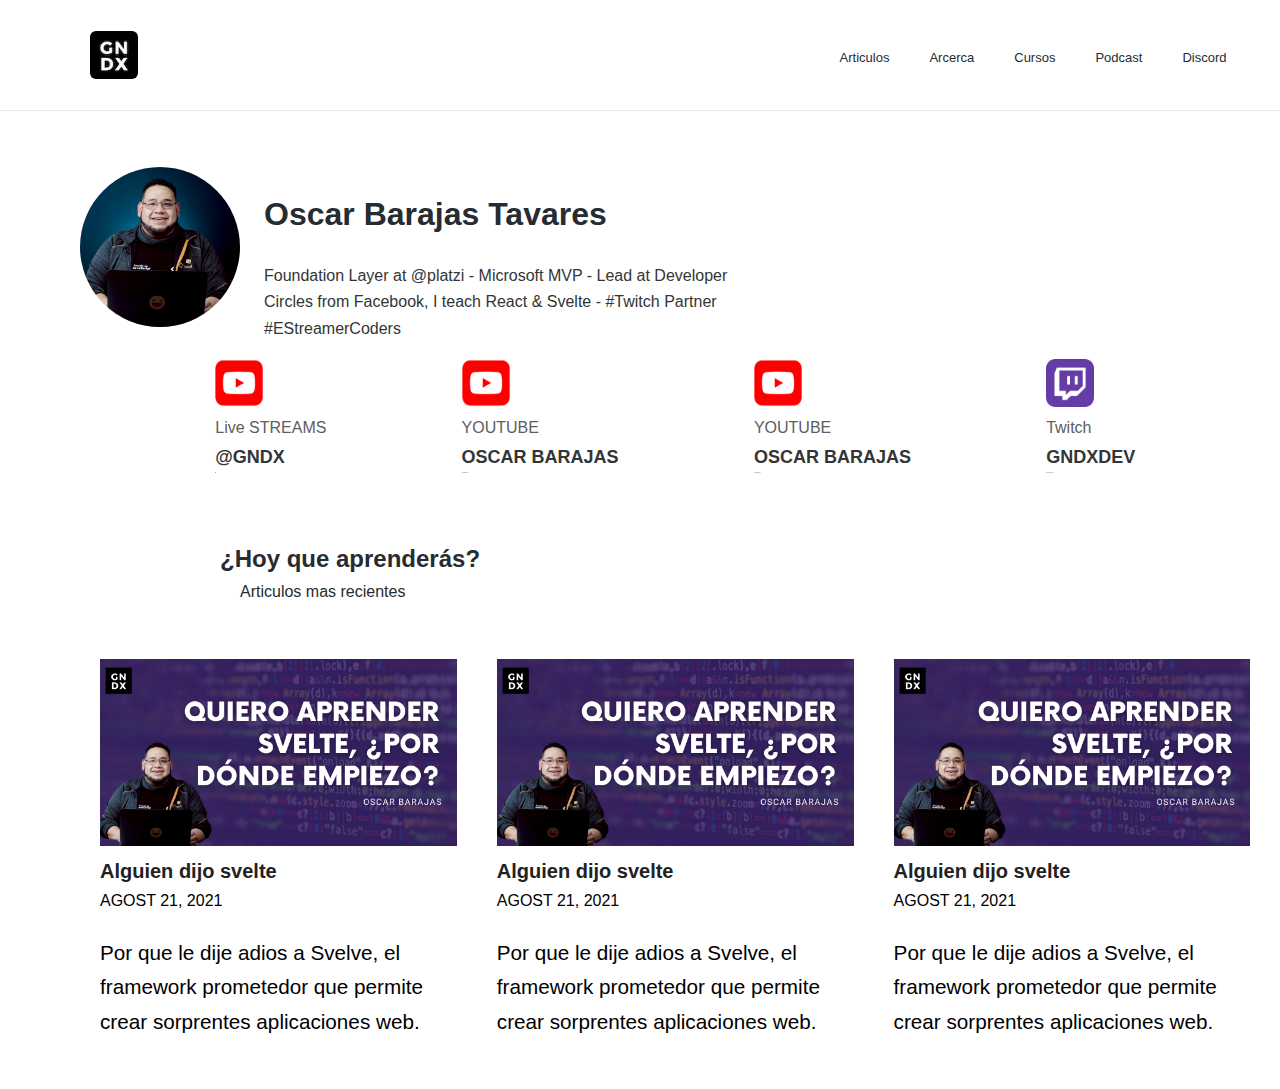
<file: index.html>
<!DOCTYPE html>
<html lang="en">

<head>
    <meta charset="UTF-8">
    <meta http-equiv="X-UA-Compatible" content="IE=edge">
    <meta name="viewport" content="width=device-width, initial-scale=1.0">
    <link rel="stylesheet" href="./css/index.css">
    <title>EURY JOEL</title>
</head>

<body>
    <header class="header">
        <img src='./css/img/gndx.png' class="logo">

        <nav class="nav">
            <ul>
                <li>
                    <a href="#">Articulos</a>
                <li>
                <li>
                    <a href="https://www.gndx.dev/about/">Arcerca</a>
                <li>
                <li>
                    <a href="https://www.gndx.dev/cursos/">Cursos</a>
                <li>
                <li>
                    <a href="https://www.gndx.dev/podcast/">Podcast</a>
                <li>
                <li>
                    <a href="https://discord.com/invite/5mZc7fU5WZ">Discord</a>
                <li>
            </ul>
        </nav>

    </header>

    <main class="main-container">
        <div class="perfil">

            <img src="./css/img/oscar-barajas-tavares (1).png" class="foto-perfil">

            <div id='sobre-mi'>
                <h1>Oscar Barajas Tavares</h1>
                <p>
                    Foundation Layer at @platzi - Microsoft MVP - Lead at Developer Circles from Facebook, I teach React
                    & Svelte - #Twitch Partner #EStreamerCoders
                </p>
            </div>
        </div>

        <div class="redes-container">

            <div class="social">
                <img src="./css/img/youtube.png" class="social-logo" />
                <div class="social-media">
                    <span>Live STREAMS</span>
                    <h2>@GNDX</h2>
                    <p>❤️</p>
                </div>
            </div>
            <div class="social">
                <div>
                    <img src="./css/img/youtube.png" class="social-logo" />
                </div>
                <div class="social-media">
                    <span>YOUTUBE</span>
                    <h2>OSCAR BARAJAS</h2>
                    <p>VIERNES 9PM</p>
                </div>
            </div>
            <div class="social">
                <img src="./css/img/youtube.png" class="social-logo" />
                <div class="social-media">
                    <span>YOUTUBE</span>
                    <h2>OSCAR BARAJAS</h2>
                    <p>VIERNES 9PM</p>
                </div>
            </div>
            <div class="social">
                <img src="./css/img/app-icons-twitch.png" class="social-logo">
                <div class="social-media">
                    <span>Twitch</span>
                    <h2>GNDXDEV</h2>
                    <p>Domingos 8PM</p>
                </div>
            </div>

        </div>

        <div class="articles-container">
            <header class="articles-header">
                <h2>¿Hoy que aprenderás?</h2>
                <span>Articulos mas recientes</span>
            </header>

            <div class="articles">
                <article>
                    <img src='./css/img/alguien-dijo-svelte-gndx.png' class="img-article" />
                    <div class="article-description">
                        <a>Alguien dijo svelte</a>
                        <span>AGOST 21, 2021</span>
                        <p>
                            Por que le dije adios a Svelve, el framework prometedor que permite crear sorprentes
                            aplicaciones web.
                        </p>
                    </div>
                </article>

                <article>
                    <img src='./css/img/alguien-dijo-svelte-gndx.png' class="img-article" />
                    <div class="article-description">
                        <a>Alguien dijo svelte</a>
                        <span>AGOST 21, 2021</span>
                        <p>
                            Por que le dije adios a Svelve, el framework prometedor que permite crear sorprentes
                            aplicaciones web.
                        </p>
                    </div>
                </article>

                <article>
                    <img src='./css/img/alguien-dijo-svelte-gndx.png' class="img-article" />
                    <div class="article-description">
                        <a>Alguien dijo svelte</a>
                        <span>AGOST 21, 2021</span>
                        <p>
                            Por que le dije adios a Svelve, el framework prometedor que permite crear sorprentes
                            aplicaciones web.
                        </p>
                    </div>
                </article>
            </div>
        </div>

    </main>

</body>

</html>
</file>
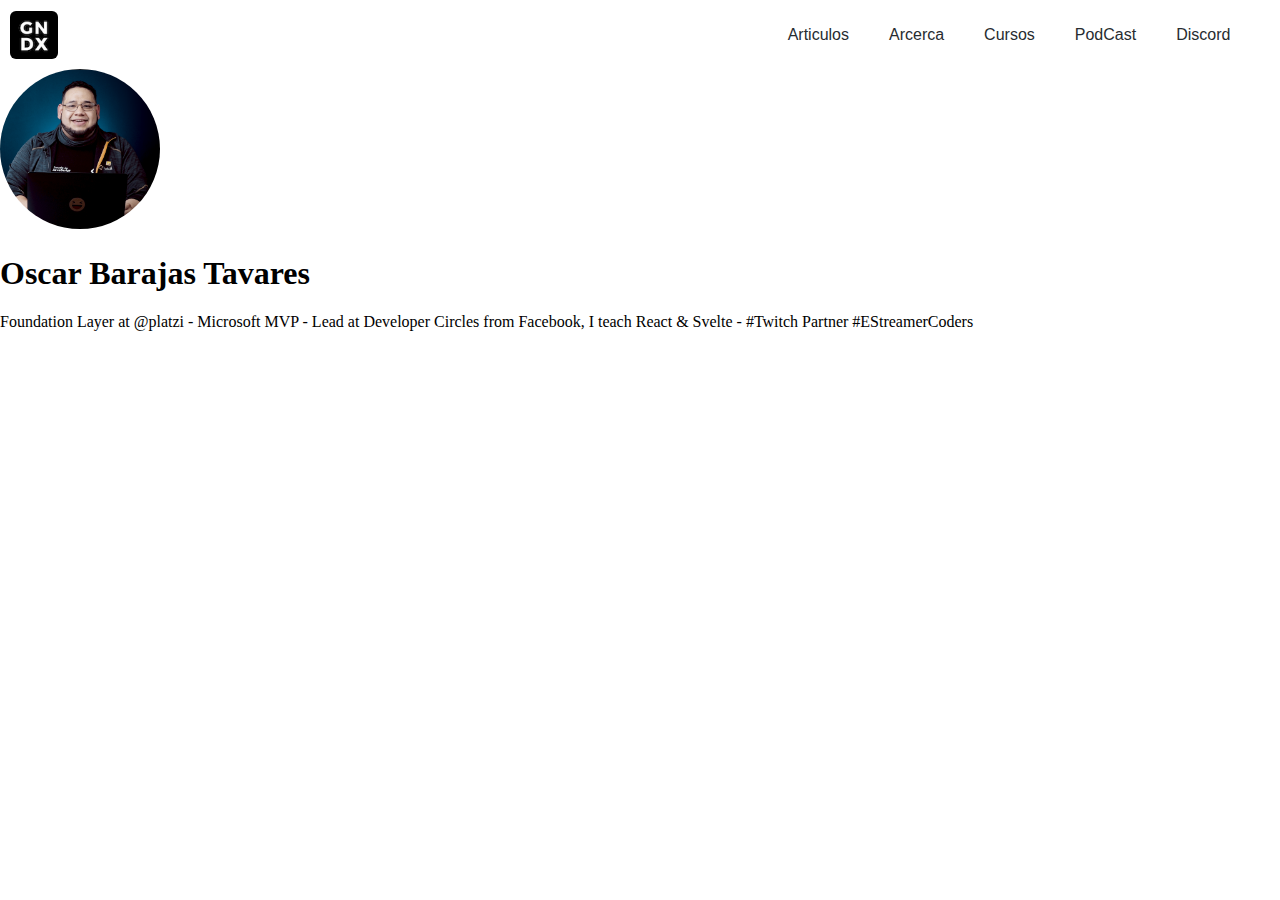
<file: css/img/EURY JOEL.html>
<!DOCTYPE html>
<!-- saved from url=(0044)http://127.0.0.1:5500/04-gndx-wed/index.html -->
<html lang="en"><head><meta http-equiv="Content-Type" content="text/html; charset=UTF-8">
    
    <meta http-equiv="X-UA-Compatible" content="IE=edge">
    <meta name="viewport" content="width=device-width, initial-scale=1.0">
    <link rel="stylesheet" href="./EURY JOEL_files/index.css">
    <title>EURY JOEL</title>
</head>

<body>
    <header class="header">
        <img src="./EURY JOEL_files/gndx.png" class="logo">

        <nav class="nav">
            <ul>
                <li>
                    <a href="http://127.0.0.1:5500/04-gndx-wed/index.html#">Articulos</a>
                </li><li>
                </li><li>
                    <a href="http://127.0.0.1:5500/04-gndx-wed/index.html#">Arcerca</a>
                </li><li>
                </li><li>
                    <a href="http://127.0.0.1:5500/04-gndx-wed/index.html#">Cursos</a>
                </li><li>
                </li><li>
                    <a href="http://127.0.0.1:5500/04-gndx-wed/index.html#">PodCast</a>
                </li><li>
                </li><li>
                    <a href="http://127.0.0.1:5500/04-gndx-wed/index.html#">Discord</a>
                </li><li>
            </li></ul>
        </nav>

    </header>

    <main class="main-container">
        <div class="perfil">
            <img src="./EURY JOEL_files/oscar-barajas-tavares (1).png" class="foto-perfil">
            <div id="sobre-mi">
                <h1>Oscar Barajas Tavares</h1>
                <p>
                    Foundation Layer at @platzi - Microsoft MVP - Lead at Developer Circles from Facebook, I teach React
                    &amp; Svelte - #Twitch Partner #EStreamerCoders
                </p>
            </div>
        </div>
    </main>

<!-- Code injected by live-server -->
<script type="text/javascript">
	// <![CDATA[  <-- For SVG support
	if ('WebSocket' in window) {
		(function () {
			function refreshCSS() {
				var sheets = [].slice.call(document.getElementsByTagName("link"));
				var head = document.getElementsByTagName("head")[0];
				for (var i = 0; i < sheets.length; ++i) {
					var elem = sheets[i];
					var parent = elem.parentElement || head;
					parent.removeChild(elem);
					var rel = elem.rel;
					if (elem.href && typeof rel != "string" || rel.length == 0 || rel.toLowerCase() == "stylesheet") {
						var url = elem.href.replace(/(&|\?)_cacheOverride=\d+/, '');
						elem.href = url + (url.indexOf('?') >= 0 ? '&' : '?') + '_cacheOverride=' + (new Date().valueOf());
					}
					parent.appendChild(elem);
				}
			}
			var protocol = window.location.protocol === 'http:' ? 'ws://' : 'wss://';
			var address = protocol + window.location.host + window.location.pathname + '/ws';
			var socket = new WebSocket(address);
			socket.onmessage = function (msg) {
				if (msg.data == 'reload') window.location.reload();
				else if (msg.data == 'refreshcss') refreshCSS();
			};
			if (sessionStorage && !sessionStorage.getItem('IsThisFirstTime_Log_From_LiveServer')) {
				console.log('Live reload enabled.');
				sessionStorage.setItem('IsThisFirstTime_Log_From_LiveServer', true);
			}
		})();
	}
	else {
		console.error('Upgrade your browser. This Browser is NOT supported WebSocket for Live-Reloading.');
	}
	// ]]>
</script>


</body></html>
</file>
<file: css/index.css>
@import url('https://fonts.googleapis.com/css2?family=Karla:wght@200&display=swap');

body{
    margin: 0;
    padding: 0;
    height: 100vh;
    box-sizing:border-box;
    line-height: 1.66667;
    background-color: #fff;
    font-family:  sans-serif;
    transition: all 300ms;
}

img{
    max-width:100%;
    border: none;
}

/*header*/

.header{
    display: flex;
    justify-content: space-between;
    align-items: center;
    padding-top: .6em;
    padding-bottom: .6em;
    padding-left: 4em;
    padding-right: .6em;
    font-size: 2.5vmin;
    border-bottom: 1px solid #e9ebed;
}

.nav ul{
    display: flex;
}

.nav ul li{
    margin-right: 20px;
    list-style: none;
}

.nav ul li a{
    font-style: none;
    text-decoration: none;
    font-family: sans-serif;
     font-size: 13px;
    font-weight: 380;
    color: #272c30;
    transition: all 300ms;
}

.nav ul li a:hover{
    color: rgb(212, 33, 117);
}

.logo{
    max-width: 10%;
    height: 48px;
    width: 48px;
    border-radius: 6px;
}

/*contemido de perfil*/

.main-container{
    margin-top: 3.5em;
    max-width: 100%;
    padding-bottom: .6em;
    padding-left: 5em;
    padding-right: .6em;

}

.perfil{
    display: flex;
}

.foto-perfil{
    max-width: 100%;
    width: 160px;
    height: 160px;
    border-radius: 100%;
    margin: 0 1.5em 0 0;
    -webkit-object-fit: contain;
    object-fit: contain;
}


#sobre-mi{
    max-width: 40%;
}

#sobre-mi h1{
    font-weight: 700;
    color: #272c30;;
}

#sobre-mi p{
    color: #333536;;
}

/*redes sociales*/

.redes-container{
    display: flex;
    justify-content:space-evenly;
    align-items:center;
    max-width: 100%;
};


.social-media{
    display: flex;
    flex-direction:column;
}


.social-media h2{
    font-size:18px;
    color:#333536;
    margin: 0;
}

.social-media span{
    color: #5d5e5f;
    font-weight: 400;
    margin: 0;
}

.social-media p{
    font-size: 1px;
    color: #5d5e5f;
    margin: 0;
}

.social-logo{
    height: 48px;
    width: 48px;
}


/*articulos*/
.articles-container{
    margin-top:4.1em;
    max-width: 100%;
}

.articles{
    display: flex;
    justify-content:space-between;
    margin-top:2.1em;
    max-width:100%
}

.articles-header{
    padding-left: 140px;
}

.articles-header h2{
    margin: 0;
    color:#272c30
}

.articles-header span{
    margin-left: 20px;
    color: #272c30;
}

.articles article{
    margin: 20px;

}



.article-description{
    display: flex;
    flex-direction:column;
    max-width:100%;
}

.article-description a{
    font-family: 500;
    font-size: 20px;
    font-weight: bold;
    color: #222;
}

.article-description p{
    font-size:2.3vmin;
}

@media screen and (max-width:800px){
    .main-container{
        display: flex;
        flex-direction: column;
        justify-content: center;
        align-items: center;
    }
    .nav ul li{
        margin-right:10px;
    }
    .perfil{
        flex-direction: column;
        justify-content: center;
        align-items: center;
    }
    #sobre-mi{
        display: flex;
        flex-direction:column;
        justify-content: center;
        align-items: center;
        max-width: 70%;
        text-align:center;
    }
    .redes-container{
        display: grid;
        grid-template-columns: 1fr 1fr;
    }
    .social{
        margin: 50px;
    }

}

@media screen and (max-width:760px){
    .articles-container{
        display: flex;
        flex-direction: column;
        justify-content: center;
    }
    .articles{
        flex-direction: column;
        width: 100%;
    }

}
</file>
<file: css/img/EURY JOEL_files/index.css>
body{
    margin: 0;
    padding: 0;
    box-sizing: border-box;
    height: 100vh;
}

.header{
    display: flex;
    justify-content: space-between;
    align-items: center;
    padding-top: .6em;
    padding-bottom: .6em;
    padding-left: .6em;
    padding-right: .6em;
}

.nav ul{
    display: flex;
}

.nav ul li{
    margin-right: 20px;
    list-style: none;
}

.nav ul li a{
    font-style: none;
    text-decoration: none;
    font-family: sans-serif;
    font-size: 16px;
    font-weight: 380;
    color: #272c30;
    transition: all 300ms;
}

.nav ul li a:hover{
    color: rgb(212, 33, 117);
}

.logo{
    height: 48px;
    width: 48px;
    border-radius: 6px;
}

.foto-perfil{
    width: 160px;
    height: 160px;
    border-radius: 100%;
    margin: 0 1.5em 0 0;
    -webkit-object-fit: contain;
    object-fit: contain;
}
</file>
